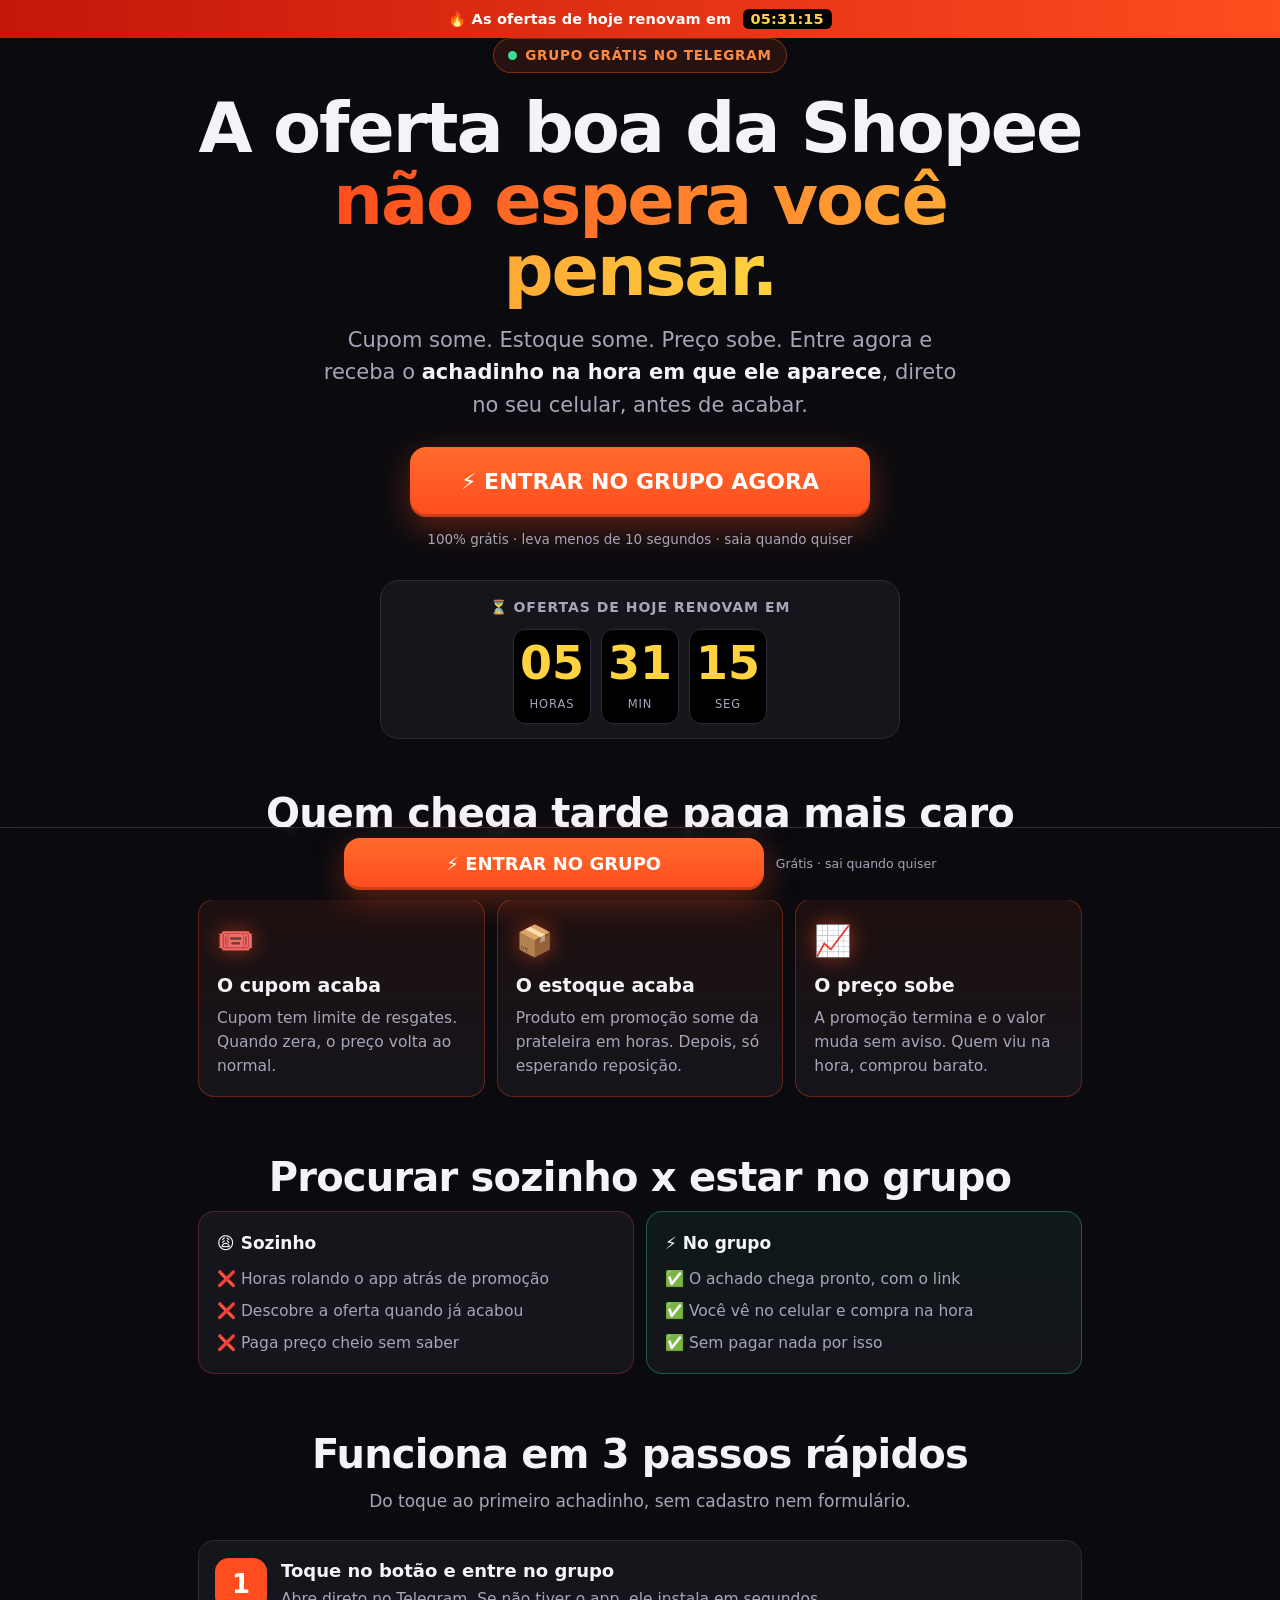
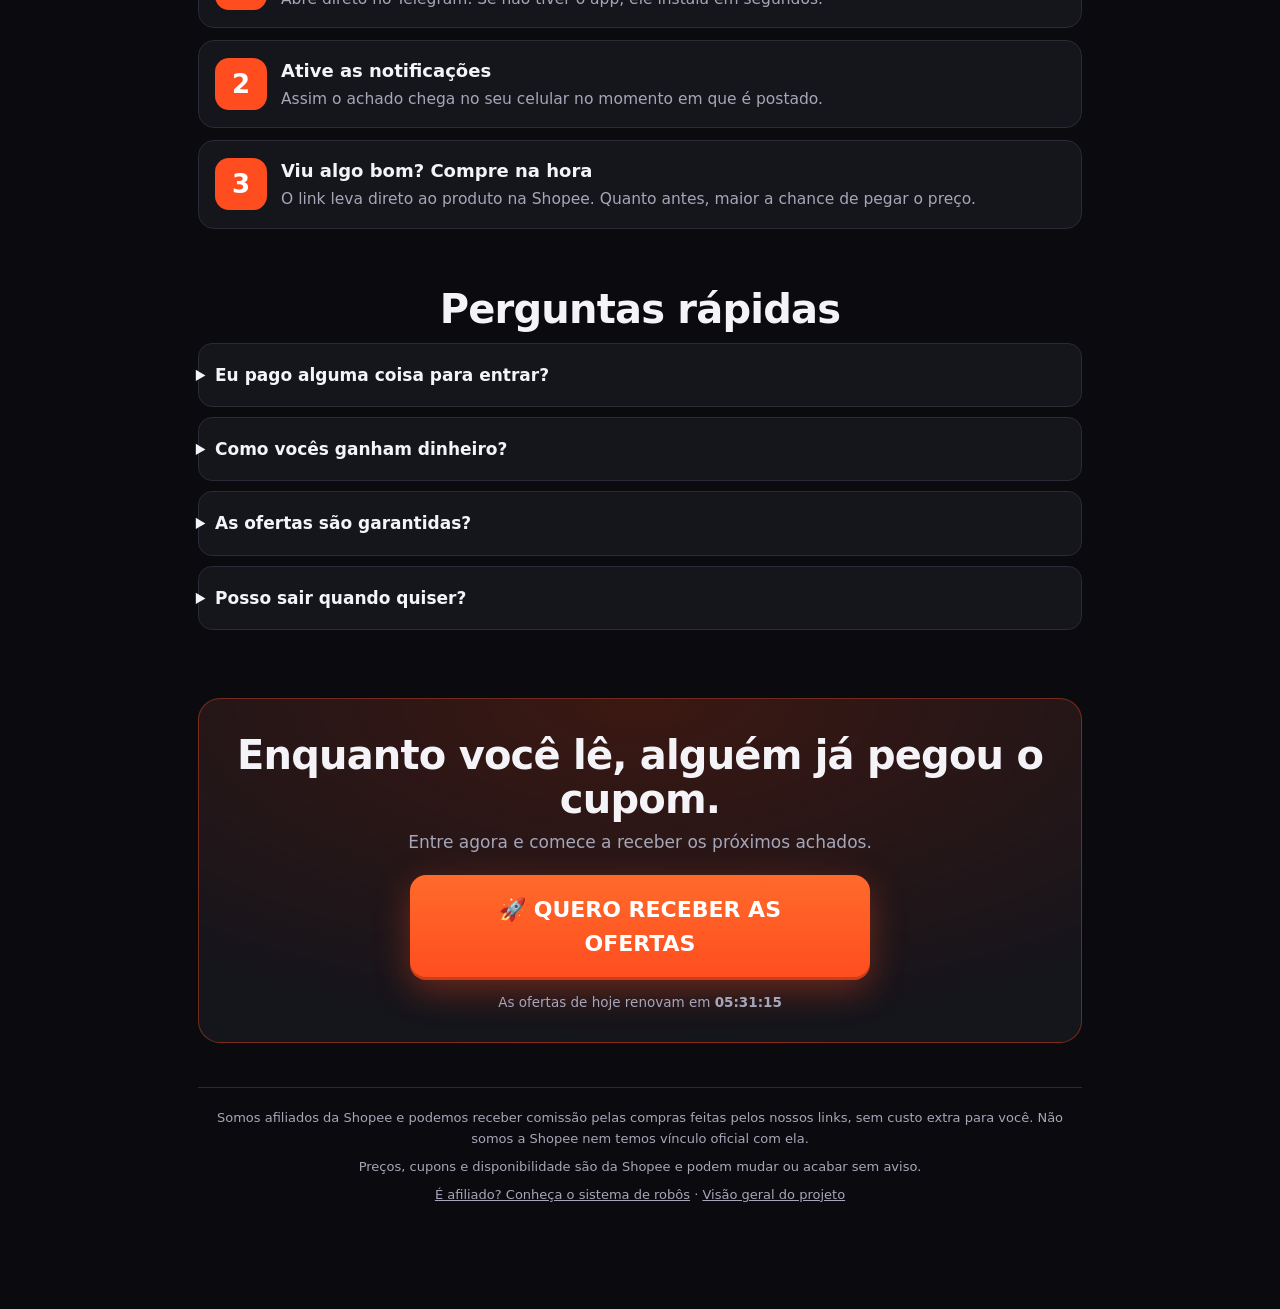
<file: public/index.html>
<!doctype html>
<html lang="pt-BR">
<head>
<meta charset="utf-8">
<meta name="viewport" content="width=device-width, initial-scale=1">
<title>Umbra Achou os Achadinhos - Ofertas da Shopee antes de acabar</title>
<meta name="description" content="Entre no grupo grátis do Telegram e receba achadinhos e cupons da Shopee na hora em que aparecem. Oferta boa não espera.">
<meta property="og:title" content="Achadinhos da Shopee na hora que aparecem">
<meta property="og:description" content="Grupo grátis no Telegram. Oferta boa acaba rápido: quem entra primeiro, compra primeiro.">
<meta property="og:type" content="website">
<meta name="theme-color" content="#0b0b0f">
<link rel="icon" href="data:image/svg+xml,%3Csvg xmlns='http://www.w3.org/2000/svg' viewBox='0 0 64 64'%3E%3Crect width='64' height='64' rx='14' fill='%23ee4d2d'/%3E%3Cpath d='M36 8 18 36h12l-4 20 20-30H34z' fill='%23fff'/%3E%3C/svg%3E">
<style>
  :root {
    --bg: #0b0b0f; --card: #15151c; --card-2: #1c1c26; --line: #2a2a38;
    --text: #f4f4f8; --muted: #a6a6b8; --accent: #ff4d1f; --accent-2: #ff8a3d;
    --hot: #ffd23f; --ok: #3ddc97;
  }
  * { box-sizing: border-box; }
  html { scroll-behavior: smooth; -webkit-text-size-adjust: 100%; }
  @media (prefers-reduced-motion: reduce) { html { scroll-behavior: auto; } * { animation: none !important; } }
  body { margin: 0; background: var(--bg); color: var(--text); font: 17px/1.55 system-ui, -apple-system, "Segoe UI", Roboto, sans-serif; padding-bottom: 84px; }
  a { color: inherit; }
  .wrap { max-width: 920px; margin: 0 auto; padding: 0 18px; }

  /* Faixa de urgência no topo */
  .urgencia { position: sticky; top: 0; z-index: 40; background: linear-gradient(90deg, #c4160a, var(--accent)); color: #fff; text-align: center; padding: 8px 12px; font-weight: 700; font-size: 14.5px; letter-spacing: .01em; }
  .urgencia .tempo { font-variant-numeric: tabular-nums; background: #000; color: var(--hot); padding: 2px 8px; border-radius: 6px; margin-left: 6px; }

  header { padding: 44px 0 20px; text-align: center; }
  .selo { display: inline-flex; align-items: center; gap: 8px; border: 1px solid #ff4d1f66; background: #ff4d1f1f; color: var(--accent-2); padding: 6px 14px; border-radius: 999px; font-size: 13.5px; font-weight: 700; text-transform: uppercase; letter-spacing: .06em; }
  .ponto { width: 9px; height: 9px; border-radius: 50%; background: var(--ok); box-shadow: 0 0 0 0 #3ddc9788; animation: pulsa 1.6s infinite; }
  @keyframes pulsa { 70% { box-shadow: 0 0 0 10px #3ddc9700; } 100% { box-shadow: 0 0 0 0 #3ddc9700; } }
  h1 { font-size: clamp(36px, 8.4vw, 70px); line-height: 1.02; margin: 20px 0 16px; letter-spacing: -.03em; font-weight: 900; }
  h1 em { font-style: normal; background: linear-gradient(90deg, var(--accent), var(--hot)); -webkit-background-clip: text; background-clip: text; color: transparent; }
  .sub { color: var(--muted); font-size: clamp(17px, 3.6vw, 21px); max-width: 640px; margin: 0 auto 26px; }
  .sub b { color: var(--text); }

  .cta { display: inline-flex; align-items: center; justify-content: center; gap: 10px; background: linear-gradient(180deg, #ff6a2b, var(--accent)); color: #fff; font-weight: 900; font-size: clamp(18px, 4.4vw, 22px); text-decoration: none; padding: 18px 30px; border-radius: 16px; border: 0; box-shadow: 0 10px 34px #ff4d1f59, inset 0 -3px 0 #0003; min-height: 60px; cursor: pointer; animation: balanca 3.2s ease-in-out infinite; width: min(100%, 460px); }
  .cta:hover { filter: brightness(1.08); }
  .cta:focus-visible { outline: 3px solid var(--hot); outline-offset: 3px; }
  @keyframes balanca { 0%, 88%, 100% { transform: none; } 91% { transform: scale(1.04) rotate(-.6deg); } 94% { transform: scale(1.04) rotate(.6deg); } 97% { transform: scale(1.02); } }
  .micro { color: var(--muted); font-size: 13.5px; margin: 12px 0 0; }

  /* Relógio grande */
  .relogio { margin: 30px auto 0; max-width: 520px; background: var(--card); border: 1px solid var(--line); border-radius: 18px; padding: 16px 14px 14px; }
  .relogio p { margin: 0 0 10px; font-size: 14px; color: var(--muted); text-transform: uppercase; letter-spacing: .07em; font-weight: 700; }
  .digitos { display: flex; justify-content: center; gap: 10px; }
  .dig { background: #000; border: 1px solid var(--line); border-radius: 12px; min-width: 76px; padding: 8px 6px; }
  .dig b { display: block; font-size: clamp(32px, 9vw, 46px); line-height: 1.1; font-variant-numeric: tabular-nums; color: var(--hot); }
  .dig span { font-size: 11.5px; color: var(--muted); text-transform: uppercase; letter-spacing: .08em; }

  h2 { font-size: clamp(26px, 5.6vw, 40px); line-height: 1.1; letter-spacing: -.02em; margin: 0 0 12px; font-weight: 900; text-align: center; }
  section { padding: 52px 0 6px; }
  .lead { color: var(--muted); text-align: center; max-width: 620px; margin: 0 auto 26px; }

  .grid { display: grid; gap: 12px; grid-template-columns: repeat(auto-fit, minmax(250px, 1fr)); }
  .card { background: var(--card); border: 1px solid var(--line); border-radius: 16px; padding: 18px; }
  .card h3 { margin: 6px 0 6px; font-size: 19px; }
  .card p { margin: 0; color: var(--muted); font-size: 15.5px; }
  .card .ic { font-size: 30px; }

  /* O que acaba rápido */
  .perde { border-color: #ff4d1f55; background: linear-gradient(180deg, #ff4d1f14, var(--card)); }
  .perde .ic { filter: drop-shadow(0 0 10px #ff4d1f88); }

  .passos { counter-reset: p; display: grid; gap: 12px; }
  .passo { display: grid; grid-template-columns: 52px 1fr; gap: 14px; align-items: center; background: var(--card); border: 1px solid var(--line); border-radius: 16px; padding: 16px; }
  .passo::before { counter-increment: p; content: counter(p); display: grid; place-items: center; width: 52px; height: 52px; border-radius: 14px; background: var(--accent); color: #fff; font-weight: 900; font-size: 26px; }
  .passo b { display: block; font-size: 18px; }
  .passo span { color: var(--muted); font-size: 15.5px; }

  .comparar { display: grid; gap: 12px; grid-template-columns: 1fr 1fr; }
  .comparar .lado { border-radius: 16px; padding: 18px; border: 1px solid var(--line); background: var(--card); }
  .comparar .lado.ruim { border-color: #ff4d4d44; }
  .comparar .lado.bom { border-color: #3ddc9755; background: linear-gradient(180deg, #3ddc9712, var(--card)); }
  .comparar h3 { margin: 0 0 10px; font-size: 17px; }
  .comparar ul { margin: 0; padding: 0; list-style: none; display: grid; gap: 8px; font-size: 15.5px; color: var(--muted); }
  @media (max-width: 560px) { .comparar { grid-template-columns: 1fr; } }

  .final { margin-top: 52px; text-align: center; background: radial-gradient(120% 140% at 50% 0%, #ff4d1f33, var(--card) 70%); border: 1px solid #ff4d1f66; border-radius: 22px; padding: 34px 18px 30px; }
  .final h2 { margin-bottom: 8px; }

  details { background: var(--card); border: 1px solid var(--line); border-radius: 14px; padding: 4px 16px; margin-bottom: 10px; }
  summary { cursor: pointer; font-weight: 700; padding: 14px 0; list-style-position: outside; }
  summary:focus-visible { outline: 2px solid var(--accent); outline-offset: 2px; }
  details p { color: var(--muted); margin: 0 0 14px; font-size: 15.5px; }

  footer { margin: 44px 0 20px; padding-top: 20px; border-top: 1px solid var(--line); color: var(--muted); font-size: 13px; text-align: center; }
  footer p { margin: 0 0 8px; }

  /* Botão fixo no celular */
  .barra { position: fixed; left: 0; right: 0; bottom: 0; z-index: 45; background: #0b0b0fee; backdrop-filter: blur(8px); border-top: 1px solid var(--line); padding: 10px 14px calc(10px + env(safe-area-inset-bottom)); display: flex; gap: 12px; align-items: center; justify-content: center; }
  .barra .cta { animation: none; min-height: 52px; padding: 12px 22px; font-size: 18px; width: min(100%, 420px); }
  .barra small { color: var(--muted); font-size: 12.5px; display: none; }
  @media (min-width: 700px) { .barra small { display: block; } }

  #aviso { position: fixed; left: 50%; bottom: 100px; transform: translateX(-50%); background: #fff; color: #111; padding: 10px 16px; border-radius: 12px; font-size: 14px; max-width: calc(100% - 32px); opacity: 0; pointer-events: none; transition: opacity .2s; z-index: 60; }
  #aviso.on { opacity: 1; }
</style>
</head>
<body>

<div class="urgencia" role="status">
  🔥 As ofertas de hoje renovam em <span class="tempo" id="t-topo">--:--:--</span>
</div>

<header class="wrap">
  <span class="selo"><span class="ponto" aria-hidden="true"></span> Grupo grátis no Telegram</span>
  <h1>A oferta boa da Shopee <em>não espera você pensar.</em></h1>
  <p class="sub">Cupom some. Estoque some. Preço sobe. Entre agora e receba o <b>achadinho na hora em que ele aparece</b>, direto no seu celular, antes de acabar.</p>

  <a class="cta" href="#" data-entrar>⚡ ENTRAR NO GRUPO AGORA</a>
  <p class="micro">100% grátis · leva menos de 10 segundos · saia quando quiser</p>

  <div class="relogio" aria-label="Tempo até a renovação das ofertas do dia">
    <p>⏳ Ofertas de hoje renovam em</p>
    <div class="digitos">
      <div class="dig"><b id="t-h">00</b><span>horas</span></div>
      <div class="dig"><b id="t-m">00</b><span>min</span></div>
      <div class="dig"><b id="t-s">00</b><span>seg</span></div>
    </div>
  </div>
</header>

<main class="wrap">

  <section aria-labelledby="h-perde">
    <h2 id="h-perde">Quem chega tarde paga mais caro</h2>
    <p class="lead">Achadinho bom tem prazo, e quase sempre é curto.</p>
    <div class="grid">
      <div class="card perde"><div class="ic">🎟️</div><h3>O cupom acaba</h3><p>Cupom tem limite de resgates. Quando zera, o preço volta ao normal.</p></div>
      <div class="card perde"><div class="ic">📦</div><h3>O estoque acaba</h3><p>Produto em promoção some da prateleira em horas. Depois, só esperando reposição.</p></div>
      <div class="card perde"><div class="ic">📈</div><h3>O preço sobe</h3><p>A promoção termina e o valor muda sem aviso. Quem viu na hora, comprou barato.</p></div>
    </div>
  </section>

  <section aria-labelledby="h-comp">
    <h2 id="h-comp">Procurar sozinho x estar no grupo</h2>
    <div class="comparar">
      <div class="lado ruim">
        <h3>😩 Sozinho</h3>
        <ul>
          <li>❌ Horas rolando o app atrás de promoção</li>
          <li>❌ Descobre a oferta quando já acabou</li>
          <li>❌ Paga preço cheio sem saber</li>
        </ul>
      </div>
      <div class="lado bom">
        <h3>⚡ No grupo</h3>
        <ul>
          <li>✅ O achado chega pronto, com o link</li>
          <li>✅ Você vê no celular e compra na hora</li>
          <li>✅ Sem pagar nada por isso</li>
        </ul>
      </div>
    </div>
  </section>

  <section aria-labelledby="h-como">
    <h2 id="h-como">Funciona em 3 passos rápidos</h2>
    <p class="lead">Do toque ao primeiro achadinho, sem cadastro nem formulário.</p>
    <div class="passos">
      <div class="passo"><div><b>Toque no botão e entre no grupo</b><span>Abre direto no Telegram. Se não tiver o app, ele instala em segundos.</span></div></div>
      <div class="passo"><div><b>Ative as notificações</b><span>Assim o achado chega no seu celular no momento em que é postado.</span></div></div>
      <div class="passo"><div><b>Viu algo bom? Compre na hora</b><span>O link leva direto ao produto na Shopee. Quanto antes, maior a chance de pegar o preço.</span></div></div>
    </div>
  </section>

  <section aria-labelledby="h-faq">
    <h2 id="h-faq">Perguntas rápidas</h2>
    <details><summary>Eu pago alguma coisa para entrar?</summary><p>Não. Entrar e ficar no grupo é grátis. Você só paga o produto, se decidir comprar, direto na Shopee, pelo preço da Shopee.</p></details>
    <details><summary>Como vocês ganham dinheiro?</summary><p>Participamos do Programa de Afiliados da Shopee. Se você comprar por um link nosso, podemos receber uma comissão da Shopee, sem custo extra para você.</p></details>
    <details><summary>As ofertas são garantidas?</summary><p>Não. Preço, cupom e estoque são da Shopee e podem mudar ou acabar a qualquer momento. Por isso o aviso na hora faz diferença.</p></details>
    <details><summary>Posso sair quando quiser?</summary><p>Pode, a qualquer momento, pelo próprio Telegram.</p></details>
  </section>

  <div class="final">
    <h2>Enquanto você lê, alguém já pegou o cupom.</h2>
    <p class="lead" style="margin-bottom:20px">Entre agora e comece a receber os próximos achados.</p>
    <a class="cta" href="#" data-entrar>🚀 QUERO RECEBER AS OFERTAS</a>
    <p class="micro">As ofertas de hoje renovam em <b id="t-final">--:--:--</b></p>
  </div>

  <footer>
    <p>Somos afiliados da Shopee e podemos receber comissão pelas compras feitas pelos nossos links, sem custo extra para você. Não somos a Shopee nem temos vínculo oficial com ela.</p>
    <p>Preços, cupons e disponibilidade são da Shopee e podem mudar ou acabar sem aviso.</p>
    <p><a href="/sistema">É afiliado? Conheça o sistema de robôs</a> · <a href="/visao-geral">Visão geral do projeto</a></p>
  </footer>
</main>

<div class="barra">
  <a class="cta" href="#" data-entrar>⚡ ENTRAR NO GRUPO</a>
  <small>Grátis · sai quando quiser</small>
</div>
<div id="aviso" role="status" aria-live="polite"></div>

<script>
(function () {
  "use strict";
  // >>> Troque pelo convite real do grupo (ex.: "https://t.me/+XXXXXXXX"). <<<
  var LINK_DO_GRUPO = "";

  var fmt;
  try {
    fmt = new Intl.DateTimeFormat("en-GB", { timeZone: "America/Sao_Paulo", hour12: false, hour: "2-digit", minute: "2-digit", second: "2-digit" });
  } catch (e) { fmt = null; }

  function segundosParaMeiaNoite() {
    var h, m, s, d = new Date();
    if (fmt) {
      var p = fmt.format(d).split(":");
      h = parseInt(p[0], 10) % 24; m = parseInt(p[1], 10); s = parseInt(p[2], 10);
    } else { h = d.getHours(); m = d.getMinutes(); s = d.getSeconds(); }
    return 86400 - (h * 3600 + m * 60 + s);
  }
  function dois(n) { return (n < 10 ? "0" : "") + n; }
  function tick() {
    var t = segundosParaMeiaNoite();
    var h = Math.floor(t / 3600), m = Math.floor((t % 3600) / 60), s = t % 60;
    var txt = dois(h) + ":" + dois(m) + ":" + dois(s);
    var ids = { "t-h": dois(h), "t-m": dois(m), "t-s": dois(s), "t-topo": txt, "t-final": txt };
    for (var id in ids) { var el = document.getElementById(id); if (el) el.textContent = ids[id]; }
  }
  tick(); setInterval(tick, 1000);

  var toast = document.getElementById("aviso"), tt;
  function aviso(txt) { toast.textContent = txt; toast.classList.add("on"); clearTimeout(tt); tt = setTimeout(function () { toast.classList.remove("on"); }, 3600); }

  Array.prototype.forEach.call(document.querySelectorAll("[data-entrar]"), function (a) {
    if (LINK_DO_GRUPO) { a.href = LINK_DO_GRUPO; a.target = "_blank"; a.rel = "noopener"; }
    else { a.addEventListener("click", function (e) { e.preventDefault(); aviso("Link do grupo ainda não configurado nesta página."); }); }
  });
})();
</script>
</body>
</html>
</file>
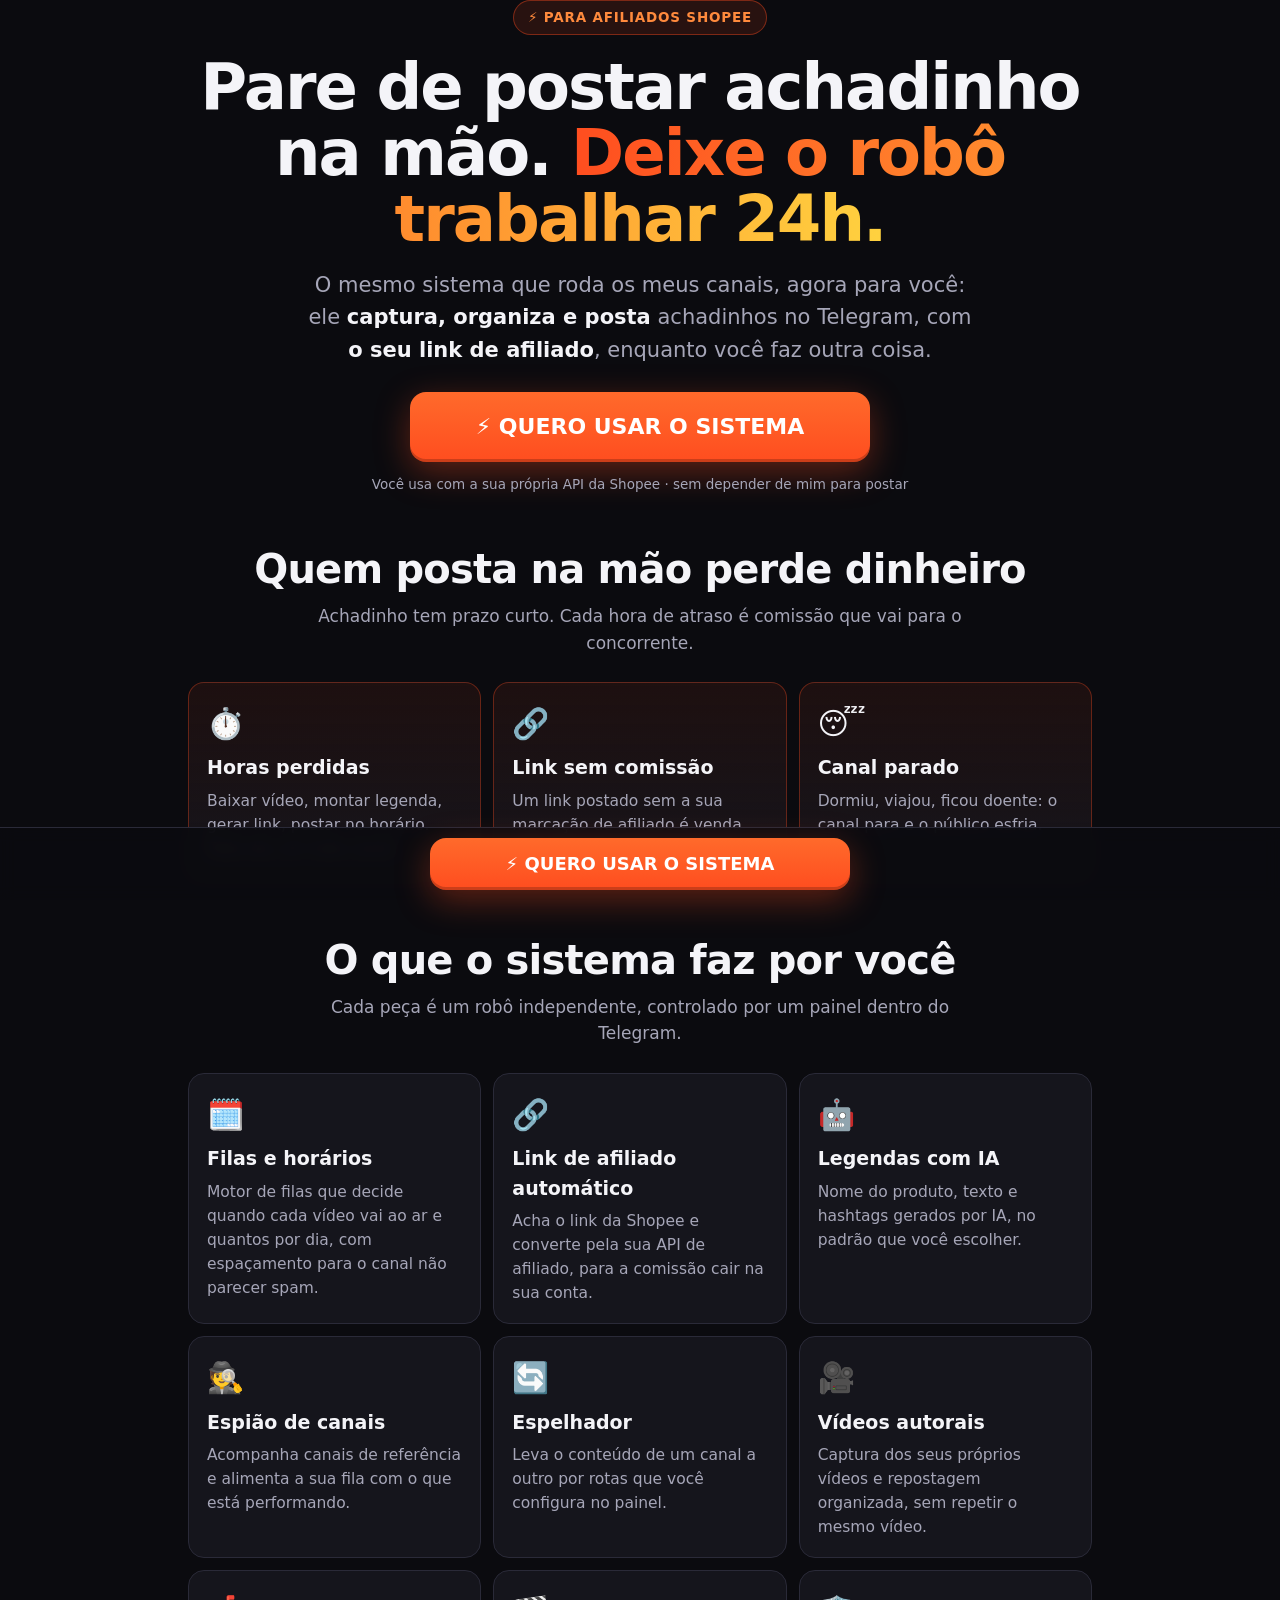
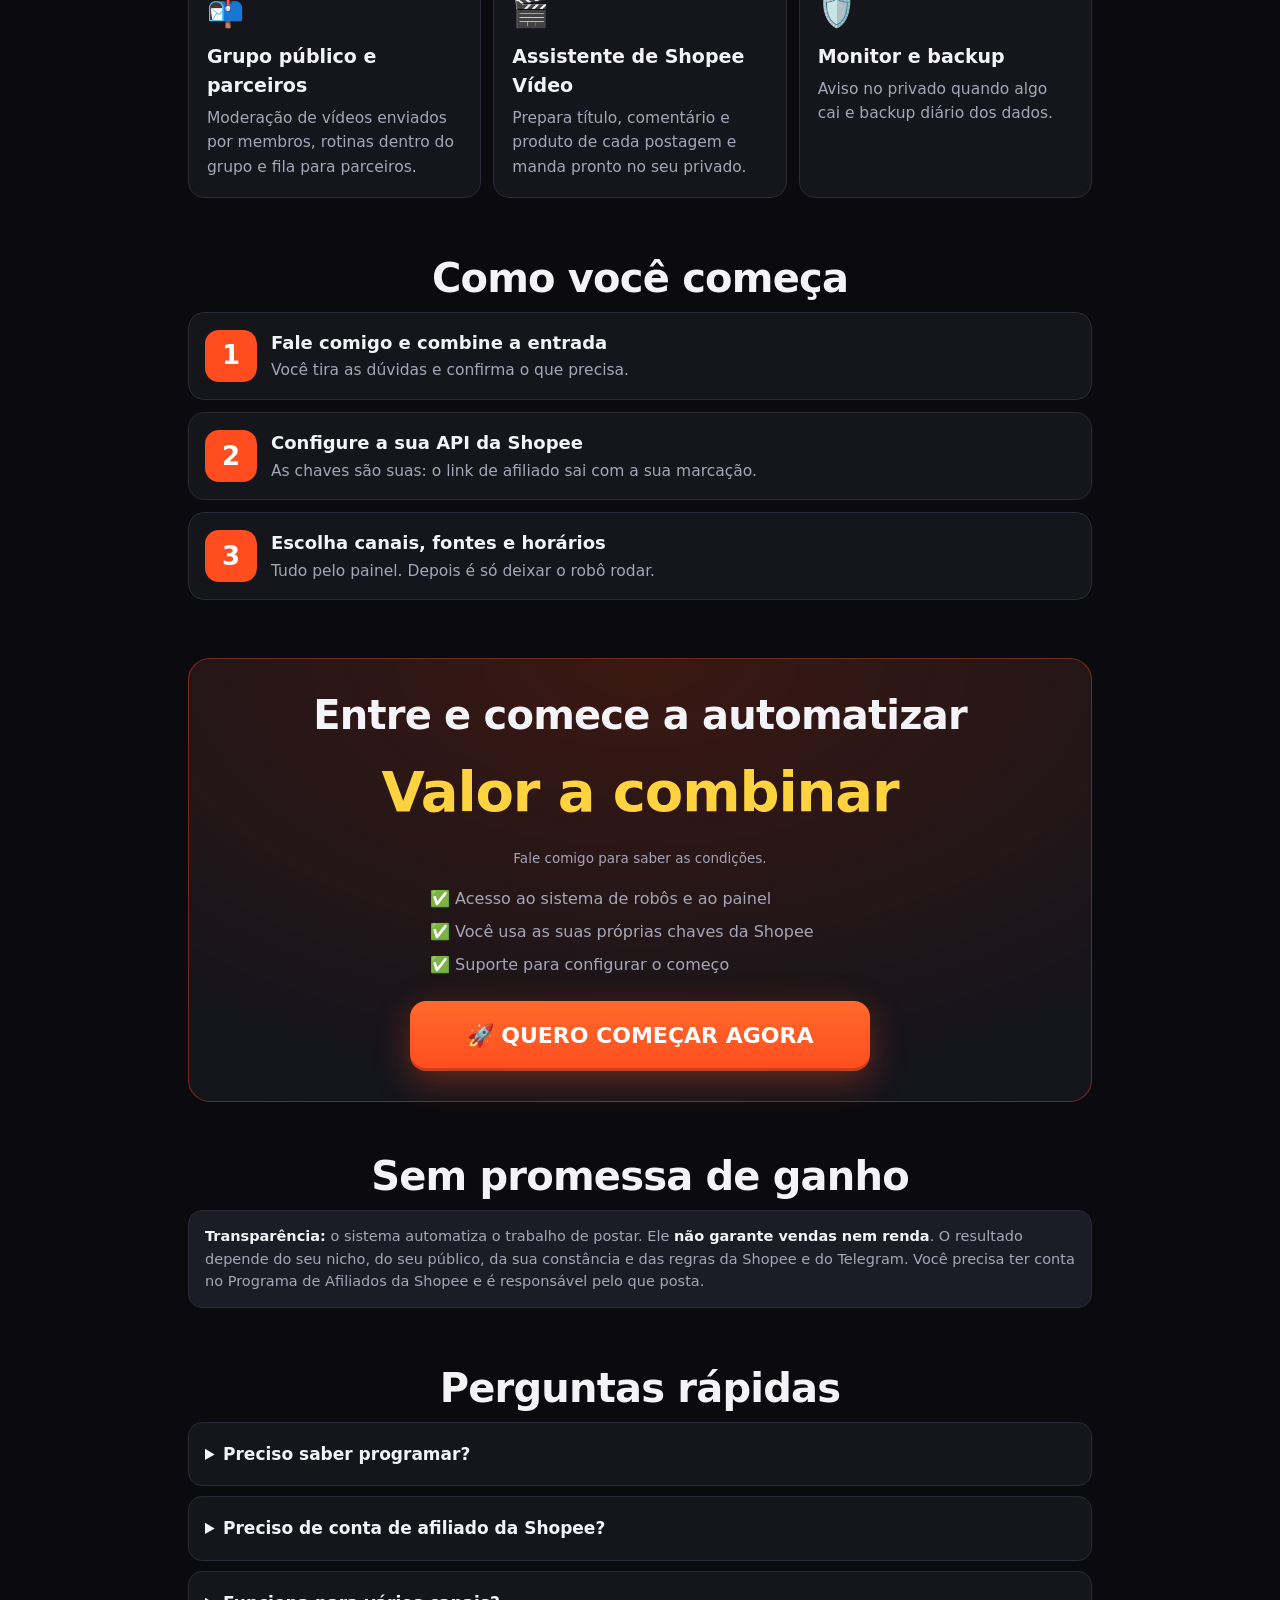
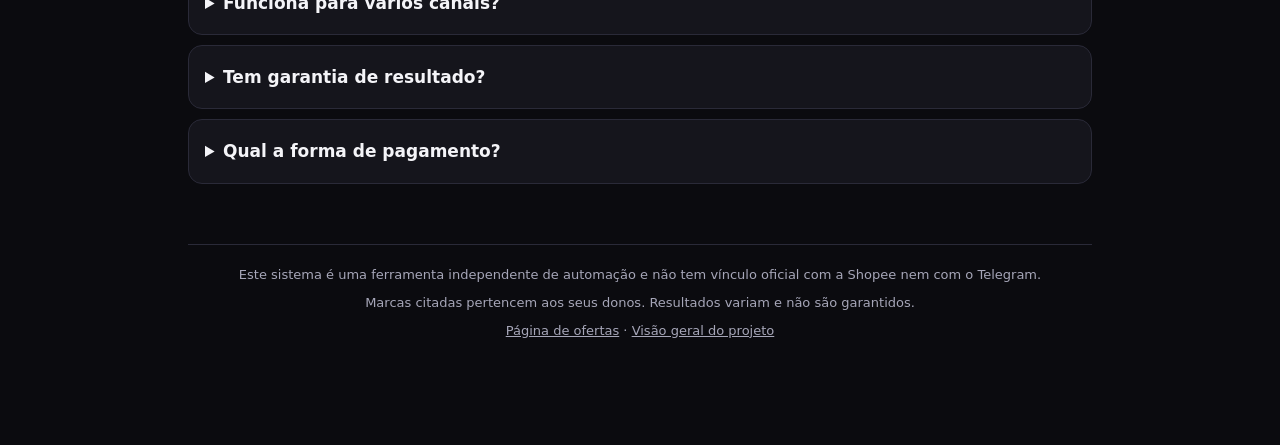
<file: public/sistema.html>
<!doctype html>
<html lang="pt-BR">
<head>
<meta charset="utf-8">
<meta name="viewport" content="width=device-width, initial-scale=1">
<title>Sistema de Achadinhos para Afiliados Shopee - Automatize seus canais</title>
<meta name="description" content="Robôs de Telegram que capturam, organizam e postam achadinhos da Shopee com o seu link de afiliado, 24h por dia. Use com a sua própria API.">
<meta property="og:title" content="Pare de postar achadinho na mão">
<meta property="og:description" content="Sistema de automação para afiliados Shopee no Telegram: filas, IA nas legendas e link de afiliado automático, com a sua própria API.">
<meta property="og:type" content="website">
<meta name="theme-color" content="#0b0b0f">
<link rel="icon" href="data:image/svg+xml,%3Csvg xmlns='http://www.w3.org/2000/svg' viewBox='0 0 64 64'%3E%3Crect width='64' height='64' rx='14' fill='%23ee4d2d'/%3E%3Cpath d='M36 8 18 36h12l-4 20 20-30H34z' fill='%23fff'/%3E%3C/svg%3E">
<style>
  :root { --bg:#0b0b0f; --card:#15151c; --card-2:#1c1c26; --line:#2a2a38; --text:#f4f4f8; --muted:#a6a6b8; --accent:#ff4d1f; --accent-2:#ff8a3d; --hot:#ffd23f; --ok:#3ddc97; }
  * { box-sizing: border-box; }
  html { scroll-behavior: smooth; -webkit-text-size-adjust: 100%; }
  @media (prefers-reduced-motion: reduce) { html { scroll-behavior: auto; } * { animation: none !important; } }
  body { margin:0; background:var(--bg); color:var(--text); font:17px/1.55 system-ui,-apple-system,"Segoe UI",Roboto,sans-serif; padding-bottom:84px; }
  a { color: inherit; }
  .wrap { max-width: 940px; margin: 0 auto; padding: 0 18px; }

  .urgencia { position: sticky; top: 0; z-index: 40; background: linear-gradient(90deg,#c4160a,var(--accent)); color:#fff; text-align:center; padding:8px 12px; font-weight:700; font-size:14.5px; }
  .urgencia .tempo { font-variant-numeric: tabular-nums; background:#000; color:var(--hot); padding:2px 8px; border-radius:6px; margin-left:6px; }
  .urgencia[hidden] { display: none; }

  header { padding: 44px 0 18px; text-align: center; }
  .selo { display:inline-flex; align-items:center; gap:8px; border:1px solid #ff4d1f66; background:#ff4d1f1f; color:var(--accent-2); padding:6px 14px; border-radius:999px; font-size:13.5px; font-weight:700; text-transform:uppercase; letter-spacing:.06em; }
  h1 { font-size: clamp(34px,8vw,64px); line-height:1.03; margin:20px 0 16px; letter-spacing:-.03em; font-weight:900; }
  h1 em { font-style:normal; background:linear-gradient(90deg,var(--accent),var(--hot)); -webkit-background-clip:text; background-clip:text; color:transparent; }
  .sub { color:var(--muted); font-size:clamp(17px,3.6vw,21px); max-width:680px; margin:0 auto 26px; }
  .sub b { color: var(--text); }

  .cta { display:inline-flex; align-items:center; justify-content:center; gap:10px; background:linear-gradient(180deg,#ff6a2b,var(--accent)); color:#fff; font-weight:900; font-size:clamp(18px,4.4vw,22px); text-decoration:none; padding:18px 30px; border-radius:16px; border:0; box-shadow:0 10px 34px #ff4d1f59, inset 0 -3px 0 #0003; min-height:60px; cursor:pointer; width:min(100%,460px); animation: balanca 3.2s ease-in-out infinite; }
  .cta:hover { filter: brightness(1.08); }
  .cta:focus-visible { outline:3px solid var(--hot); outline-offset:3px; }
  @keyframes balanca { 0%,88%,100% { transform:none; } 91% { transform:scale(1.04) rotate(-.6deg); } 94% { transform:scale(1.04) rotate(.6deg); } 97% { transform:scale(1.02); } }
  .micro { color:var(--muted); font-size:13.5px; margin:12px 0 0; }

  h2 { font-size: clamp(26px,5.6vw,40px); line-height:1.1; letter-spacing:-.02em; margin:0 0 12px; font-weight:900; text-align:center; }
  section { padding: 52px 0 6px; }
  .lead { color:var(--muted); text-align:center; max-width:660px; margin:0 auto 26px; }
  .grid { display:grid; gap:12px; grid-template-columns: repeat(auto-fit,minmax(260px,1fr)); }
  .card { background:var(--card); border:1px solid var(--line); border-radius:16px; padding:18px; }
  .card h3 { margin:6px 0 6px; font-size:19px; }
  .card p { margin:0; color:var(--muted); font-size:15.5px; }
  .card .ic { font-size:30px; }
  .dor { border-color:#ff4d1f55; background:linear-gradient(180deg,#ff4d1f14,var(--card)); }

  .passos { counter-reset:p; display:grid; gap:12px; }
  .passo { display:grid; grid-template-columns:52px 1fr; gap:14px; align-items:center; background:var(--card); border:1px solid var(--line); border-radius:16px; padding:16px; }
  .passo::before { counter-increment:p; content:counter(p); display:grid; place-items:center; width:52px; height:52px; border-radius:14px; background:var(--accent); color:#fff; font-weight:900; font-size:26px; }
  .passo b { display:block; font-size:18px; }
  .passo span { color:var(--muted); font-size:15.5px; }

  .oferta { margin-top: 52px; text-align:center; background:radial-gradient(120% 140% at 50% 0%,#ff4d1f33,var(--card) 70%); border:1px solid #ff4d1f66; border-radius:22px; padding:34px 18px 30px; }
  .oferta .preco { font-size: clamp(34px,8vw,56px); font-weight:900; color:var(--hot); margin:6px 0 4px; letter-spacing:-.02em; }
  .oferta ul { list-style:none; margin:18px auto 24px; padding:0; max-width:420px; text-align:left; display:grid; gap:8px; color:var(--muted); font-size:16px; }
  .vagas { display:inline-block; margin:6px 0 16px; padding:6px 14px; border-radius:999px; background:#ffd23f1f; border:1px solid #ffd23f66; color:var(--hot); font-weight:800; font-size:14px; }
  .vagas[hidden] { display:none; }

  .aviso-real { background:var(--card-2); border:1px solid var(--line); border-radius:14px; padding:14px 16px; color:var(--muted); font-size:14.5px; }
  .aviso-real b { color: var(--text); }

  details { background:var(--card); border:1px solid var(--line); border-radius:14px; padding:4px 16px; margin-bottom:10px; }
  summary { cursor:pointer; font-weight:700; padding:14px 0; }
  summary:focus-visible { outline:2px solid var(--accent); outline-offset:2px; }
  details p { color:var(--muted); margin:0 0 14px; font-size:15.5px; }

  footer { margin:44px 0 20px; padding-top:20px; border-top:1px solid var(--line); color:var(--muted); font-size:13px; text-align:center; }
  footer p { margin:0 0 8px; }

  .barra { position:fixed; left:0; right:0; bottom:0; z-index:45; background:#0b0b0fee; backdrop-filter:blur(8px); border-top:1px solid var(--line); padding:10px 14px calc(10px + env(safe-area-inset-bottom)); display:flex; justify-content:center; }
  .barra .cta { animation:none; min-height:52px; padding:12px 22px; font-size:18px; width:min(100%,420px); }
  #aviso { position:fixed; left:50%; bottom:100px; transform:translateX(-50%); background:#fff; color:#111; padding:10px 16px; border-radius:12px; font-size:14px; max-width:calc(100% - 32px); opacity:0; pointer-events:none; transition:opacity .2s; z-index:60; }
  #aviso.on { opacity:1; }
</style>
</head>
<body>

<div class="urgencia" id="faixa" role="status" hidden>
  🔥 <span id="faixa-txt">Condição de lançamento termina em</span> <span class="tempo" id="t-topo">--:--:--</span>
</div>

<header class="wrap">
  <span class="selo">⚡ Para afiliados Shopee</span>
  <h1>Pare de postar achadinho na mão. <em>Deixe o robô trabalhar 24h.</em></h1>
  <p class="sub">O mesmo sistema que roda os meus canais, agora para você: ele <b>captura, organiza e posta</b> achadinhos no Telegram, com <b>o seu link de afiliado</b>, enquanto você faz outra coisa.</p>
  <a class="cta" href="#" data-contato>⚡ QUERO USAR O SISTEMA</a>
  <p class="micro">Você usa com a sua própria API da Shopee · sem depender de mim para postar</p>
</header>

<main class="wrap">

  <section aria-labelledby="h-dor">
    <h2 id="h-dor">Quem posta na mão perde dinheiro</h2>
    <p class="lead">Achadinho tem prazo curto. Cada hora de atraso é comissão que vai para o concorrente.</p>
    <div class="grid">
      <div class="card dor"><div class="ic">⏱️</div><h3>Horas perdidas</h3><p>Baixar vídeo, montar legenda, gerar link, postar no horário. Todo dia, em todo canal.</p></div>
      <div class="card dor"><div class="ic">🔗</div><h3>Link sem comissão</h3><p>Um link postado sem a sua marcação de afiliado é venda feita de graça para a Shopee.</p></div>
      <div class="card dor"><div class="ic">😴</div><h3>Canal parado</h3><p>Dormiu, viajou, ficou doente: o canal para e o público esfria.</p></div>
    </div>
  </section>

  <section aria-labelledby="h-faz">
    <h2 id="h-faz">O que o sistema faz por você</h2>
    <p class="lead">Cada peça é um robô independente, controlado por um painel dentro do Telegram.</p>
    <div class="grid">
      <div class="card"><div class="ic">🗓️</div><h3>Filas e horários</h3><p>Motor de filas que decide quando cada vídeo vai ao ar e quantos por dia, com espaçamento para o canal não parecer spam.</p></div>
      <div class="card"><div class="ic">🔗</div><h3>Link de afiliado automático</h3><p>Acha o link da Shopee e converte pela sua API de afiliado, para a comissão cair na sua conta.</p></div>
      <div class="card"><div class="ic">🤖</div><h3>Legendas com IA</h3><p>Nome do produto, texto e hashtags gerados por IA, no padrão que você escolher.</p></div>
      <div class="card"><div class="ic">🕵️</div><h3>Espião de canais</h3><p>Acompanha canais de referência e alimenta a sua fila com o que está performando.</p></div>
      <div class="card"><div class="ic">🔄</div><h3>Espelhador</h3><p>Leva o conteúdo de um canal a outro por rotas que você configura no painel.</p></div>
      <div class="card"><div class="ic">🎥</div><h3>Vídeos autorais</h3><p>Captura dos seus próprios vídeos e repostagem organizada, sem repetir o mesmo vídeo.</p></div>
      <div class="card"><div class="ic">📬</div><h3>Grupo público e parceiros</h3><p>Moderação de vídeos enviados por membros, rotinas dentro do grupo e fila para parceiros.</p></div>
      <div class="card"><div class="ic">🎬</div><h3>Assistente de Shopee Vídeo</h3><p>Prepara título, comentário e produto de cada postagem e manda pronto no seu privado.</p></div>
      <div class="card"><div class="ic">🛡️</div><h3>Monitor e backup</h3><p>Aviso no privado quando algo cai e backup diário dos dados.</p></div>
    </div>
  </section>

  <section aria-labelledby="h-como">
    <h2 id="h-como">Como você começa</h2>
    <div class="passos">
      <div class="passo"><div><b>Fale comigo e combine a entrada</b><span>Você tira as dúvidas e confirma o que precisa.</span></div></div>
      <div class="passo"><div><b>Configure a sua API da Shopee</b><span>As chaves são suas: o link de afiliado sai com a sua marcação.</span></div></div>
      <div class="passo"><div><b>Escolha canais, fontes e horários</b><span>Tudo pelo painel. Depois é só deixar o robô rodar.</span></div></div>
    </div>
  </section>

  <div class="oferta" id="oferta">
    <h2>Entre e comece a automatizar</h2>
    <span class="vagas" id="vagas" hidden></span>
    <div class="preco" id="preco">Valor a combinar</div>
    <p class="micro" id="preco-obs">Fale comigo para saber as condições.</p>
    <ul>
      <li>✅ Acesso ao sistema de robôs e ao painel</li>
      <li>✅ Você usa as suas próprias chaves da Shopee</li>
      <li>✅ Suporte para configurar o começo</li>
    </ul>
    <a class="cta" href="#" data-contato>🚀 QUERO COMEÇAR AGORA</a>
  </div>

  <section aria-labelledby="h-honesto">
    <h2 id="h-honesto">Sem promessa de ganho</h2>
    <div class="aviso-real">
      <b>Transparência:</b> o sistema automatiza o trabalho de postar. Ele <b>não garante vendas nem renda</b>. O resultado depende do seu nicho, do seu público, da sua constância e das regras da Shopee e do Telegram. Você precisa ter conta no Programa de Afiliados da Shopee e é responsável pelo que posta.
    </div>
  </section>

  <section aria-labelledby="h-faq">
    <h2 id="h-faq">Perguntas rápidas</h2>
    <details><summary>Preciso saber programar?</summary><p>Não. Você controla tudo por um painel dentro do Telegram, com botões e menus.</p></details>
    <details><summary>Preciso de conta de afiliado da Shopee?</summary><p>Sim. Você usa a sua própria conta e as suas próprias chaves de API, para as comissões caírem em você.</p></details>
    <details><summary>Funciona para vários canais?</summary><p>O sistema trabalha com canais e grupos configurados no painel. Combine comigo quantos você pretende usar.</p></details>
    <details><summary>Tem garantia de resultado?</summary><p>Não. Ninguém pode garantir vendas. O que o sistema entrega é automação e constância.</p></details>
    <details><summary>Qual a forma de pagamento?</summary><p>Falamos pelo contato e combinamos a melhor forma.</p></details>
  </section>

  <footer>
    <p>Este sistema é uma ferramenta independente de automação e não tem vínculo oficial com a Shopee nem com o Telegram.</p>
    <p>Marcas citadas pertencem aos seus donos. Resultados variam e não são garantidos.</p>
    <p><a href="/">Página de ofertas</a> · <a href="/visao-geral">Visão geral do projeto</a></p>
  </footer>
</main>

<div class="barra"><a class="cta" href="#" data-contato>⚡ QUERO USAR O SISTEMA</a></div>
<div id="aviso" role="status" aria-live="polite"></div>

<script>
(function () {
  "use strict";
  // ===== Configure aqui (deixe vazio o que não valer) =====
  var LINK_CONTATO = "";   // WhatsApp ou Telegram. Ex.: "https://wa.me/55DDDNUMERO" ou "https://t.me/seuusuario"
  var PRECO        = "";   // Ex.: "R$ 197" (vazio = "Valor a combinar")
  var PRECO_OBS    = "";   // Ex.: "pagamento único" ou "por mês"
  var OFERTA_ATE   = "";   // Só use se a condição realmente acabar. ISO com fuso: "2026-11-01T23:59:00-03:00"
  var TEXTO_OFERTA = "Condição de lançamento termina em";
  var VAGAS_TEXTO  = "";   // Só use se o limite for real. Ex.: "Apenas 10 vagas nesta turma"
  // ========================================================

  function $(id) { return document.getElementById(id); }
  if (PRECO) $("preco").textContent = PRECO;
  if (PRECO_OBS) $("preco-obs").textContent = PRECO_OBS;
  if (VAGAS_TEXTO) { $("vagas").textContent = "🔥 " + VAGAS_TEXTO; $("vagas").hidden = false; }

  function dois(n) { return (n < 10 ? "0" : "") + n; }
  var fim = OFERTA_ATE ? Date.parse(OFERTA_ATE) : NaN;
  if (!isNaN(fim)) {
    $("faixa-txt").textContent = TEXTO_OFERTA;
    $("faixa").hidden = false;
    var tick = function () {
      var t = Math.max(0, Math.floor((fim - Date.now()) / 1000));
      var d = Math.floor(t / 86400), h = Math.floor((t % 86400) / 3600), m = Math.floor((t % 3600) / 60), s = t % 60;
      $("t-topo").textContent = (d ? d + "d " : "") + dois(h) + ":" + dois(m) + ":" + dois(s);
      if (t === 0) $("faixa").hidden = true;
    };
    tick(); setInterval(tick, 1000);
  }

  var toast = $("aviso"), tt;
  function aviso(txt) { toast.textContent = txt; toast.classList.add("on"); clearTimeout(tt); tt = setTimeout(function () { toast.classList.remove("on"); }, 3600); }
  Array.prototype.forEach.call(document.querySelectorAll("[data-contato]"), function (a) {
    if (LINK_CONTATO) { a.href = LINK_CONTATO; a.target = "_blank"; a.rel = "noopener"; }
    else { a.addEventListener("click", function (e) { e.preventDefault(); aviso("Contato ainda não configurado nesta página."); }); }
  });
})();
</script>
</body>
</html>
</file>
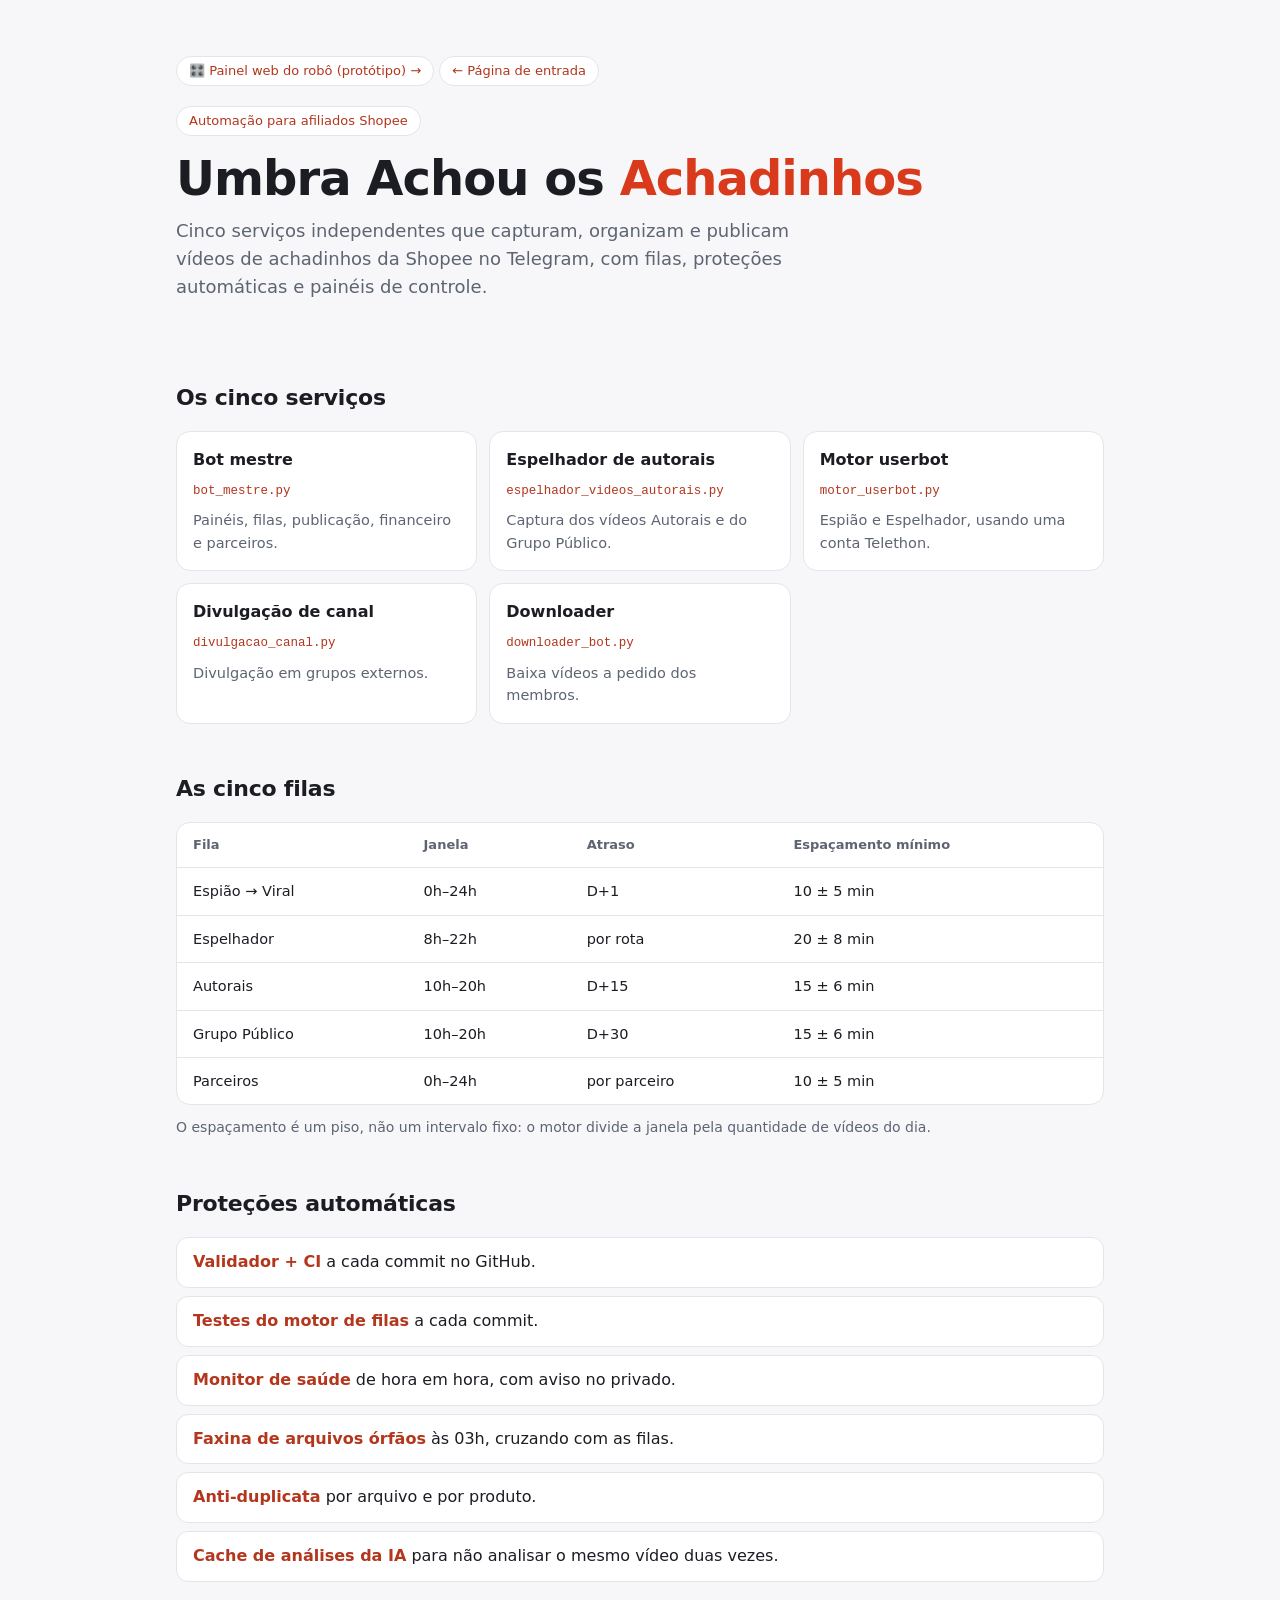
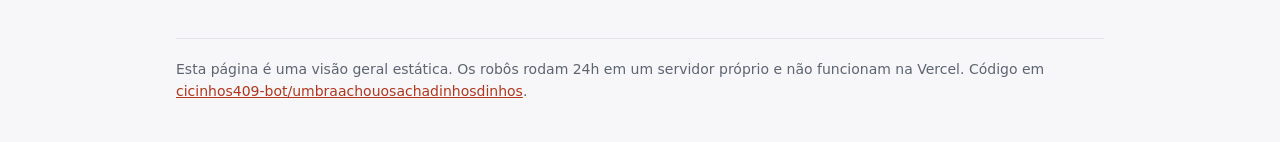
<file: public/visao-geral.html>
<!doctype html>
<html lang="pt-BR">
<head>
<meta charset="utf-8">
<meta name="viewport" content="width=device-width, initial-scale=1">
<title>Visão geral - Umbra Achou os Achadinhos</title>
<meta name="description" content="Visão geral do ecossistema de automação para afiliados Shopee no Telegram: serviços, filas e proteções.">
<link rel="icon" href="data:image/svg+xml,%3Csvg xmlns='http://www.w3.org/2000/svg' viewBox='0 0 64 64'%3E%3Crect width='64' height='64' rx='14' fill='%23ee4d2d'/%3E%3Cpath d='M20 24h24l-2 22H22z' fill='none' stroke='%23fff' stroke-width='4' stroke-linejoin='round'/%3E%3Cpath d='M26 24a6 6 0 0 1 12 0' fill='none' stroke='%23fff' stroke-width='4'/%3E%3C/svg%3E">
<style>
  :root {
    --bg: #0f1115;
    --card: #181b22;
    --line: #272b35;
    --text: #eef0f4;
    --muted: #9aa1b0;
    --accent: #ee4d2d;
    --accent-2: #ffb199;
  }
  @media (prefers-color-scheme: light) {
    :root {
      --bg: #f7f7f9;
      --card: #ffffff;
      --line: #e3e5ea;
      --text: #1b1d23;
      --muted: #5d6472;
      --accent: #d93a1c;
      --accent-2: #b3361d;
    }
  }
  * { box-sizing: border-box; }
  html { -webkit-text-size-adjust: 100%; }
  body {
    margin: 0;
    background: var(--bg);
    color: var(--text);
    font: 16px/1.55 system-ui, -apple-system, "Segoe UI", Roboto, sans-serif;
  }
  .wrap { max-width: 960px; margin: 0 auto; padding: 0 16px; }
  header { padding: 56px 0 32px; }
  .tag {
    display: inline-block;
    font-size: 13px;
    color: var(--accent-2);
    border: 1px solid var(--line);
    border-radius: 999px;
    padding: 4px 12px;
    background: var(--card);
  }
  h1 { font-size: clamp(30px, 6vw, 48px); line-height: 1.1; margin: 16px 0 12px; letter-spacing: -0.02em; }
  h1 span { color: var(--accent); }
  .lead { color: var(--muted); max-width: 640px; margin: 0; font-size: 18px; }
  h2 { font-size: 22px; margin: 48px 0 16px; letter-spacing: -0.01em; }
  .grid { display: grid; gap: 12px; grid-template-columns: repeat(auto-fill, minmax(260px, 1fr)); }
  .card { background: var(--card); border: 1px solid var(--line); border-radius: 14px; padding: 16px; }
  .card h3 { margin: 0 0 4px; font-size: 16px; }
  .card code { font-size: 12.5px; color: var(--accent-2); }
  .card p { margin: 8px 0 0; color: var(--muted); font-size: 14.5px; }
  .table-box { overflow-x: auto; border: 1px solid var(--line); border-radius: 14px; background: var(--card); }
  table { border-collapse: collapse; width: 100%; min-width: 520px; font-size: 14.5px; }
  th, td { text-align: left; padding: 12px 16px; border-bottom: 1px solid var(--line); }
  th { color: var(--muted); font-weight: 600; font-size: 13px; }
  tr:last-child td { border-bottom: 0; }
  ul.checks { list-style: none; margin: 0; padding: 0; display: grid; gap: 8px; }
  ul.checks li { background: var(--card); border: 1px solid var(--line); border-radius: 12px; padding: 12px 16px; }
  ul.checks b { color: var(--accent-2); }
  .note { color: var(--muted); font-size: 14px; margin-top: 12px; }
  footer { margin: 56px 0 40px; padding-top: 20px; border-top: 1px solid var(--line); color: var(--muted); font-size: 14px; }
  footer a { color: var(--accent-2); }
</style>
</head>
<body>
<div class="wrap">
  <header>
    <p style="margin:0 0 20px"><a href="/painel" class="tag" style="text-decoration:none">🎛️ Painel web do robô (protótipo) →</a> <a href="/" class="tag" style="text-decoration:none">← Página de entrada</a></p>
    <span class="tag">Automação para afiliados Shopee</span>
    <h1>Umbra Achou os <span>Achadinhos</span></h1>
    <p class="lead">Cinco serviços independentes que capturam, organizam e publicam vídeos de achadinhos da Shopee no Telegram, com filas, proteções automáticas e painéis de controle.</p>
  </header>

  <main>
    <h2>Os cinco serviços</h2>
    <div class="grid">
      <div class="card"><h3>Bot mestre</h3><code>bot_mestre.py</code><p>Painéis, filas, publicação, financeiro e parceiros.</p></div>
      <div class="card"><h3>Espelhador de autorais</h3><code>espelhador_videos_autorais.py</code><p>Captura dos vídeos Autorais e do Grupo Público.</p></div>
      <div class="card"><h3>Motor userbot</h3><code>motor_userbot.py</code><p>Espião e Espelhador, usando uma conta Telethon.</p></div>
      <div class="card"><h3>Divulgação de canal</h3><code>divulgacao_canal.py</code><p>Divulgação em grupos externos.</p></div>
      <div class="card"><h3>Downloader</h3><code>downloader_bot.py</code><p>Baixa vídeos a pedido dos membros.</p></div>
    </div>

    <h2>As cinco filas</h2>
    <div class="table-box">
      <table>
        <thead><tr><th>Fila</th><th>Janela</th><th>Atraso</th><th>Espaçamento mínimo</th></tr></thead>
        <tbody>
          <tr><td>Espião → Viral</td><td>0h–24h</td><td>D+1</td><td>10 ± 5 min</td></tr>
          <tr><td>Espelhador</td><td>8h–22h</td><td>por rota</td><td>20 ± 8 min</td></tr>
          <tr><td>Autorais</td><td>10h–20h</td><td>D+15</td><td>15 ± 6 min</td></tr>
          <tr><td>Grupo Público</td><td>10h–20h</td><td>D+30</td><td>15 ± 6 min</td></tr>
          <tr><td>Parceiros</td><td>0h–24h</td><td>por parceiro</td><td>10 ± 5 min</td></tr>
        </tbody>
      </table>
    </div>
    <p class="note">O espaçamento é um piso, não um intervalo fixo: o motor divide a janela pela quantidade de vídeos do dia.</p>

    <h2>Proteções automáticas</h2>
    <ul class="checks">
      <li><b>Validador + CI</b> a cada commit no GitHub.</li>
      <li><b>Testes do motor de filas</b> a cada commit.</li>
      <li><b>Monitor de saúde</b> de hora em hora, com aviso no privado.</li>
      <li><b>Faxina de arquivos órfãos</b> às 03h, cruzando com as filas.</li>
      <li><b>Anti-duplicata</b> por arquivo e por produto.</li>
      <li><b>Cache de análises da IA</b> para não analisar o mesmo vídeo duas vezes.</li>
    </ul>
  </main>

  <footer>
    Esta página é uma visão geral estática. Os robôs rodam 24h em um servidor próprio e não funcionam na Vercel.
    Código em <a href="https://github.com/cicinhos409-bot/umbraachouosachadinhosdinhos">cicinhos409-bot/umbraachouosachadinhosdinhos</a>.
  </footer>
</div>
</body>
</html>
</file>
